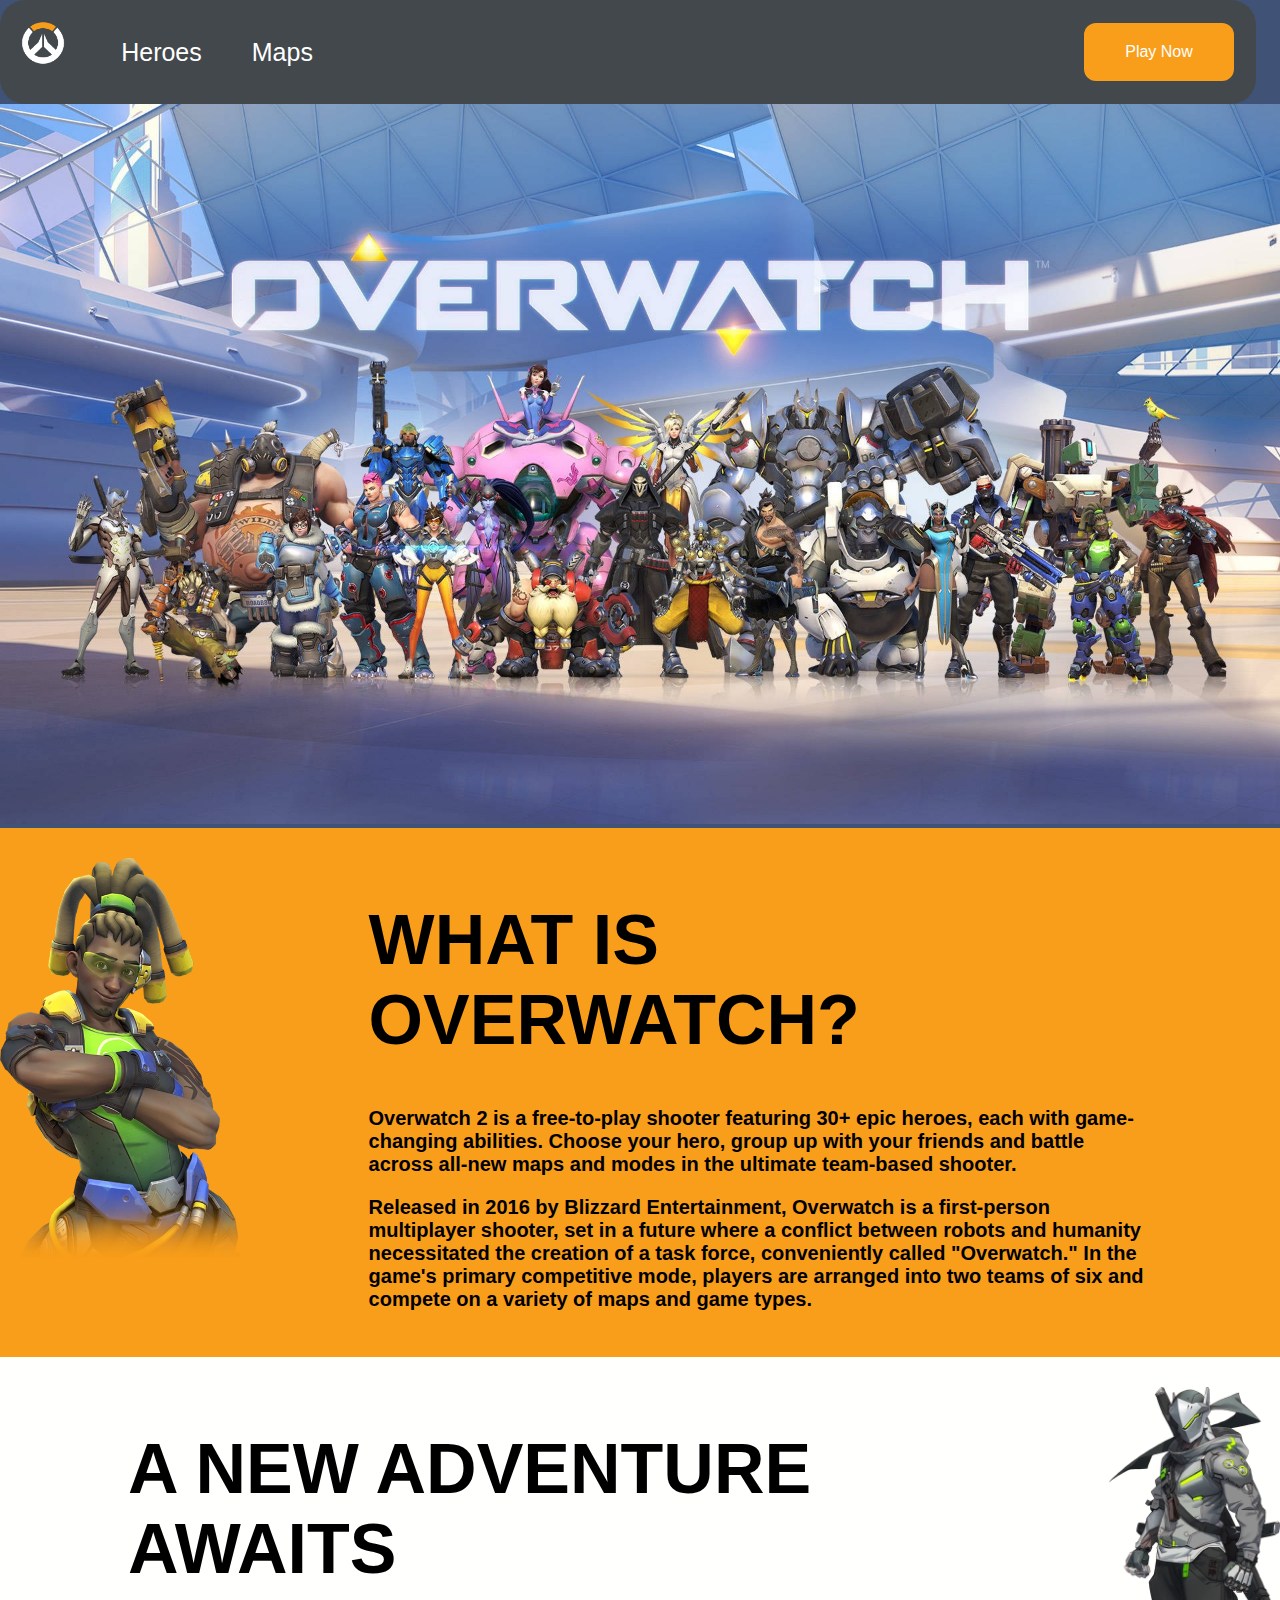
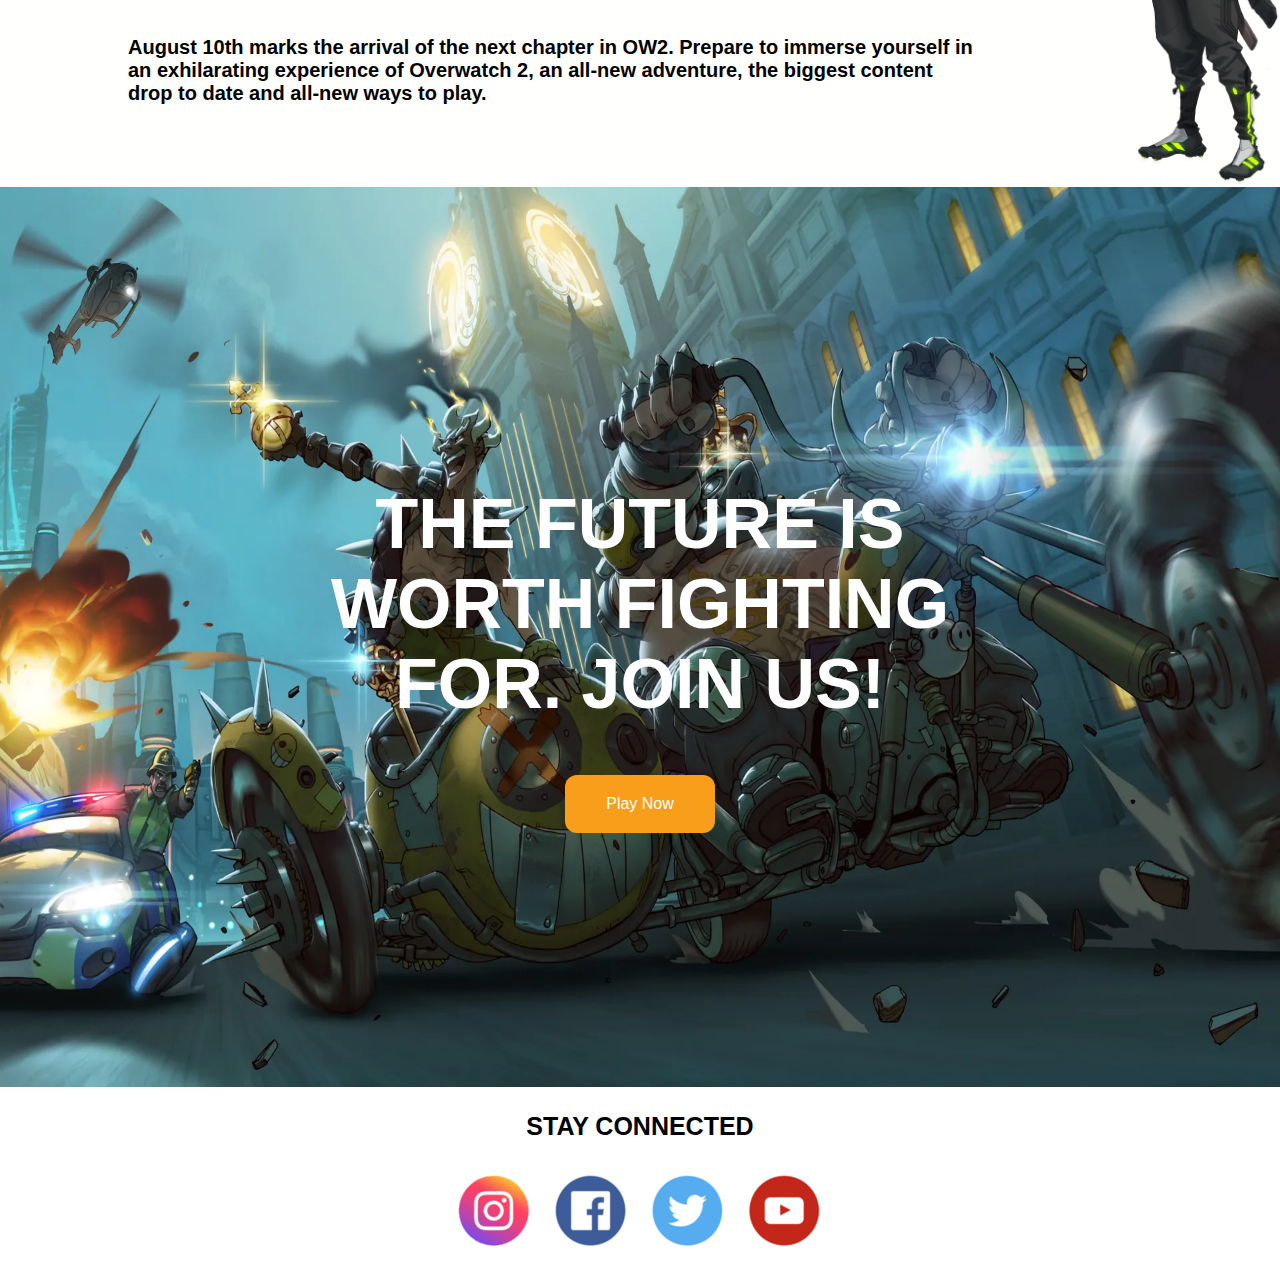
<file: index.html>
<!DOCTYPE html>
<html lang="en-US">
    <head>
        <meta charset="utf-8">
        <title>Overwatch 2</title>
        <link rel="stylesheet" type="text/css" href="style.css">
    </head>

    <body>
        <div class="main">
            <div class="header">
                <div class="left-header">
                        <a href="index.html">
                            <img src="imgs/overwatch-logo-white-15.png"  class="header-logo">
                        </a>
                        <a href="heroes.html" class="roles-heroes">Heroes</a>
                        <a href="maps.html" class="roles-heroes">Maps</a>
                </div>

                <div class="right-header">
                    <a href="https://us.shop.battle.net/en-us/product/overwatch?blzcmp=ow_gamesite" target="_blank">
                        <button class="play-now">Play Now</button>
                    </a>
                </div>
            </div>

            <div>
                <img src="imgs/overwatchbackground.jpg" class="overwatch-1st-image">
            </div>

            <div class="first-text-box">
                <div>
                    <img src="imgs/Lucio.webp" class="tiny-lucio">
                </div>

                <div class="text-next-hero">
                    <h1>WHAT IS OVERWATCH?</h1>
                    <p>Overwatch 2 is a free-to-play shooter featuring 30+ epic heroes, each with game-changing abilities.
                        Choose your hero, group up with your friends and battle across all-new maps and modes in the ultimate
                        team-based shooter.
                    </p>

                    <p>
                        Released in 2016 by Blizzard Entertainment, Overwatch is a first-person multiplayer shooter,
                        set in a future where a conflict between robots and humanity necessitated the creation of a
                        task force, conveniently called "Overwatch." In the game's primary competitive mode,
                        players are arranged into two teams of six and compete on a variety of maps and game types.
                    </p>
                </div>
            </div>

            <div class="second-text-box">
                <div class="text-next-hero">
                    <h1>A NEW ADVENTURE AWAITS</h1>
                    <p>
                        August 10th marks the arrival of the next chapter in OW2. Prepare to immerse yourself in an
                        exhilarating experience of Overwatch 2, an all-new adventure, the biggest content drop to date and
                        all-new ways to play.
                    </p>
                </div>
                <img src="imgs/Ginji.webp" class="overwatch-genji">
            </div>

            <div class="third-text-box">
                <img src="imgs/bottom-picture.webp" class="bottom-picture">
                <div class="centered">
                    <h1 class="bottom-header">THE FUTURE IS WORTH FIGHTING FOR. JOIN US!</h1>
                    <div class="bottom-play-button">
                        <a href="https://us.shop.battle.net/en-us/product/overwatch?blzcmp=ow_gamesite" target="_blank">
                            <button class="play-now">Play Now</button>
                        </a>
                    </div>
                </div>
            </div>

            <div class="bottom-text-box">
                <div class="bottom-div">
                    <p class="stay-connected">STAY CONNECTED</p>
                    <img src="imgs/small.png" class="small">
                </div>
            </div>
        </div>
    </body>
</html>
</file>
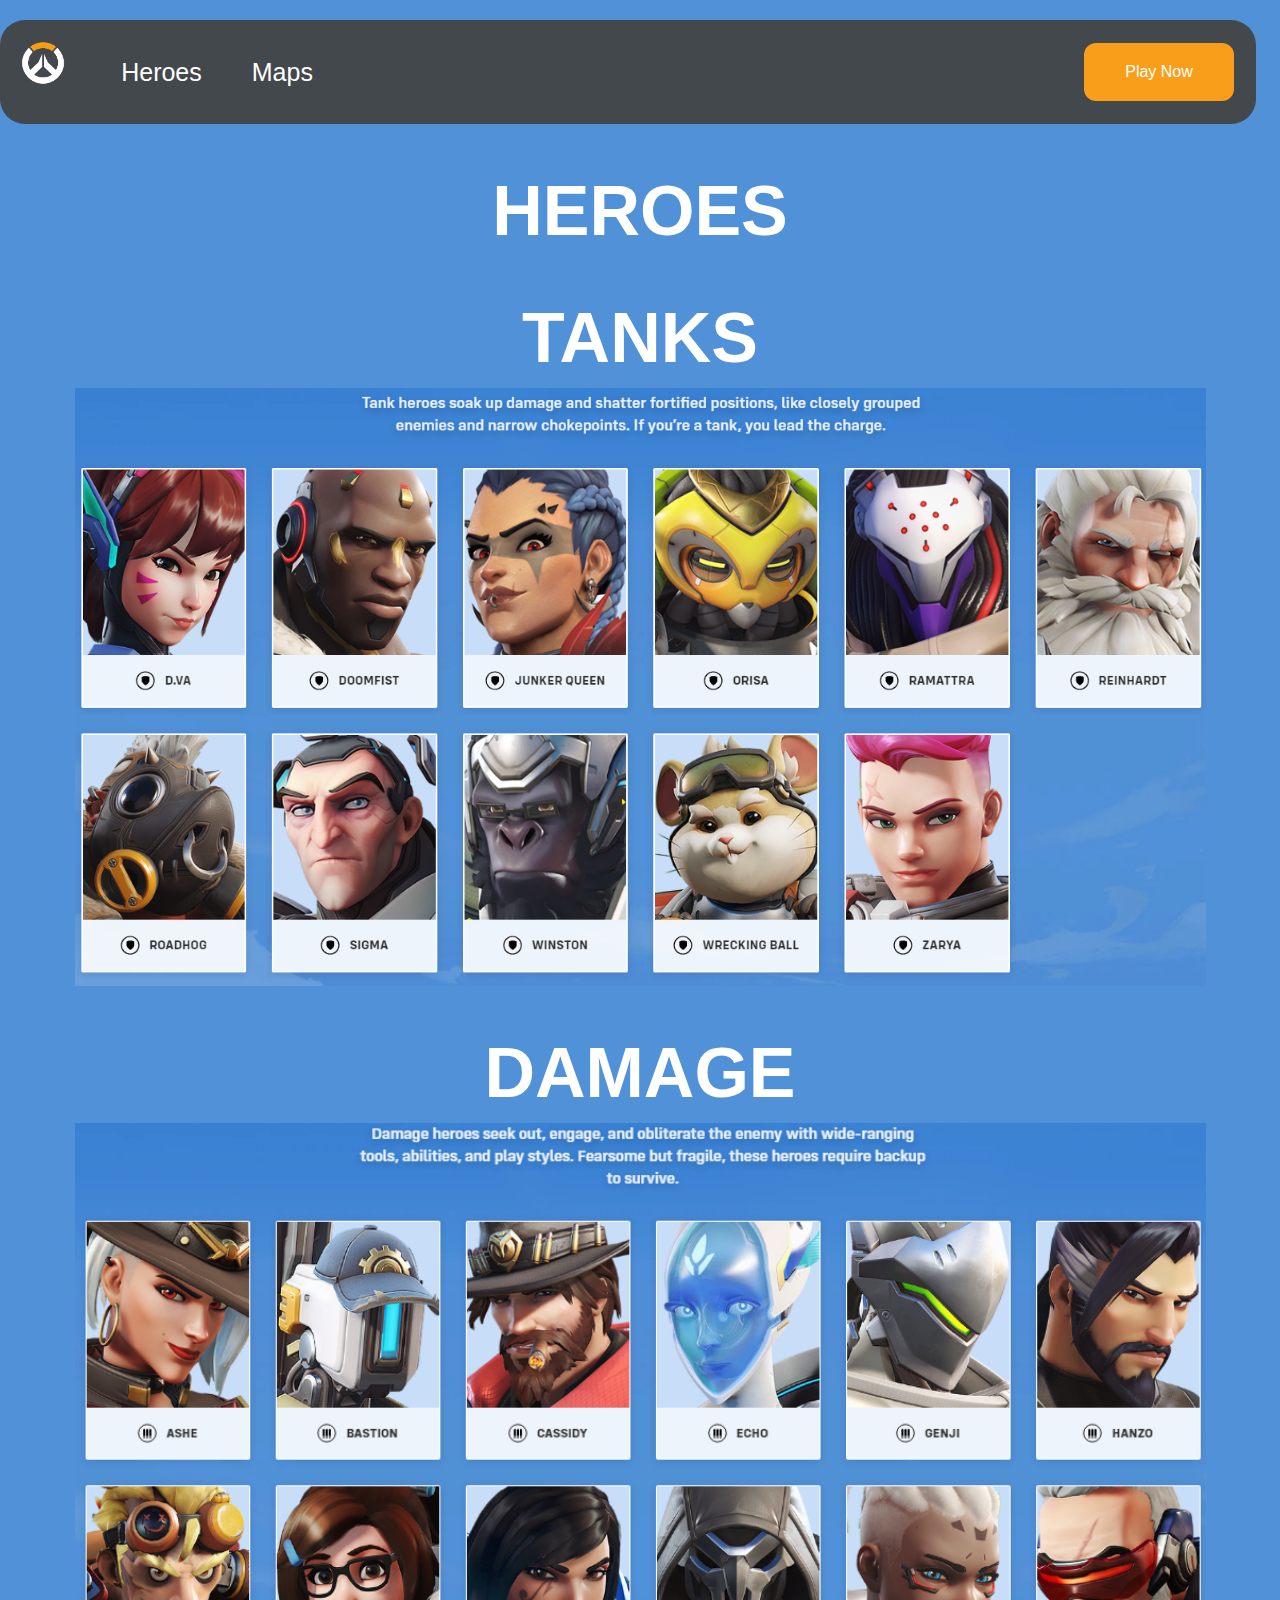
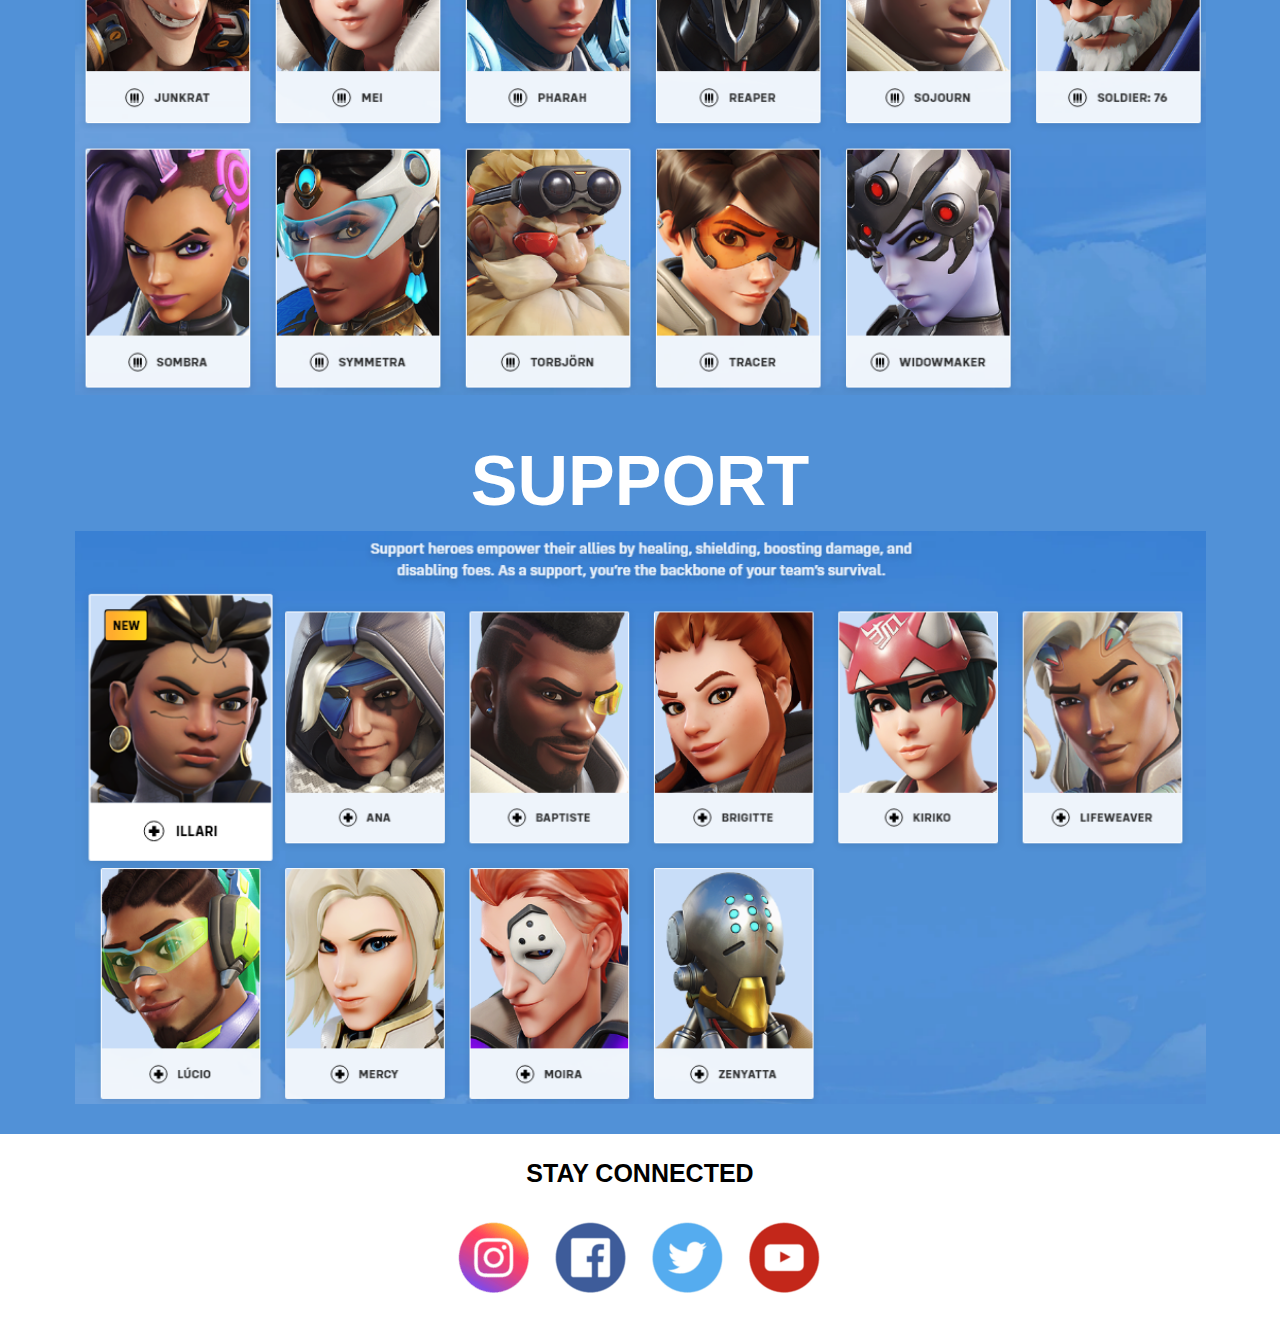
<file: heroes.html>
<!DOCTYPE html>
<html lang="en">
    <head>
        <meta charset="utf-8">
        <title>Heroes</title>
        <link rel="stylesheet" type="text/css" href="style.css">
    </head>

    <body class="heroes-body">
        <div class="header">
            <div class="left-header">
                    <a href="index.html">
                        <img src="imgs/overwatch-logo-white-15.png"  class="header-logo">
                    </a>
                    <a href="heroes.html" class="roles-heroes">Heroes</a>
                    <a href="maps.html" class="roles-heroes">Maps</a>
            </div>

            <div class="right-header">
                <a href="https://us.shop.battle.net/en-us/product/overwatch?blzcmp=ow_gamesite" target="_blank">
                    <button class="play-now">Play Now</button>
                </a>
            </div>
        </div>

        <div class="heroes-div">
            <div class="heroes-main">
                <h1 class="hero-header-top">HEROES</h1>
                <h1 class="hero-header">TANKS</h1>
                <img src="imgs/Tanks.PNG" class="tank-image">
            </div>

            <div class="heroes-main">
                <h1 class="hero-header">DAMAGE</h1>
                <img src="imgs/Damage.PNG">
            </div>

            <div class="heroes-main">
                <h1 class="hero-header">SUPPORT</h1>
                <img src="imgs/support.PNG">
            </div>
        </div>

        <div class="bottom-text-box">
            <div class="bottom-div">
                <p class="stay-connected">STAY CONNECTED</p>
                <img src="imgs/small.png" class="small">
            </div>
        </div>

    </body>
</html>
</file>
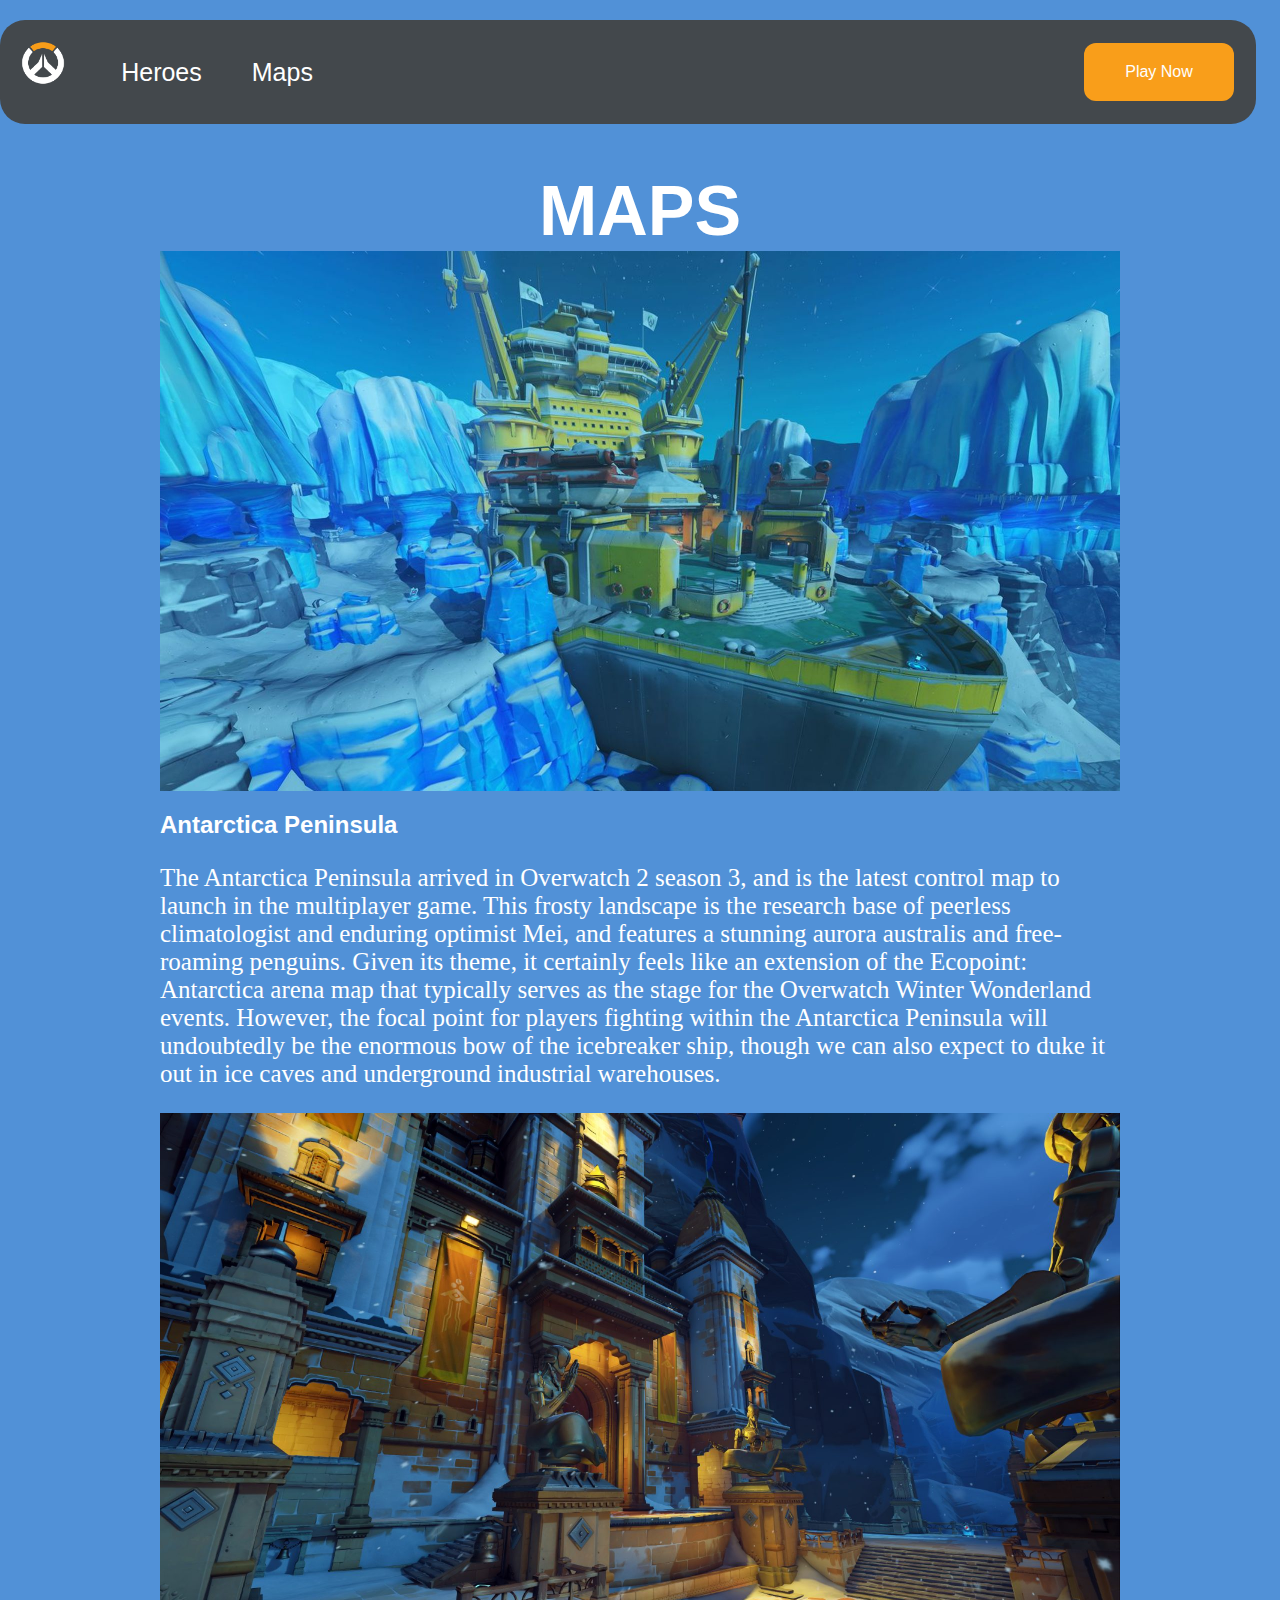
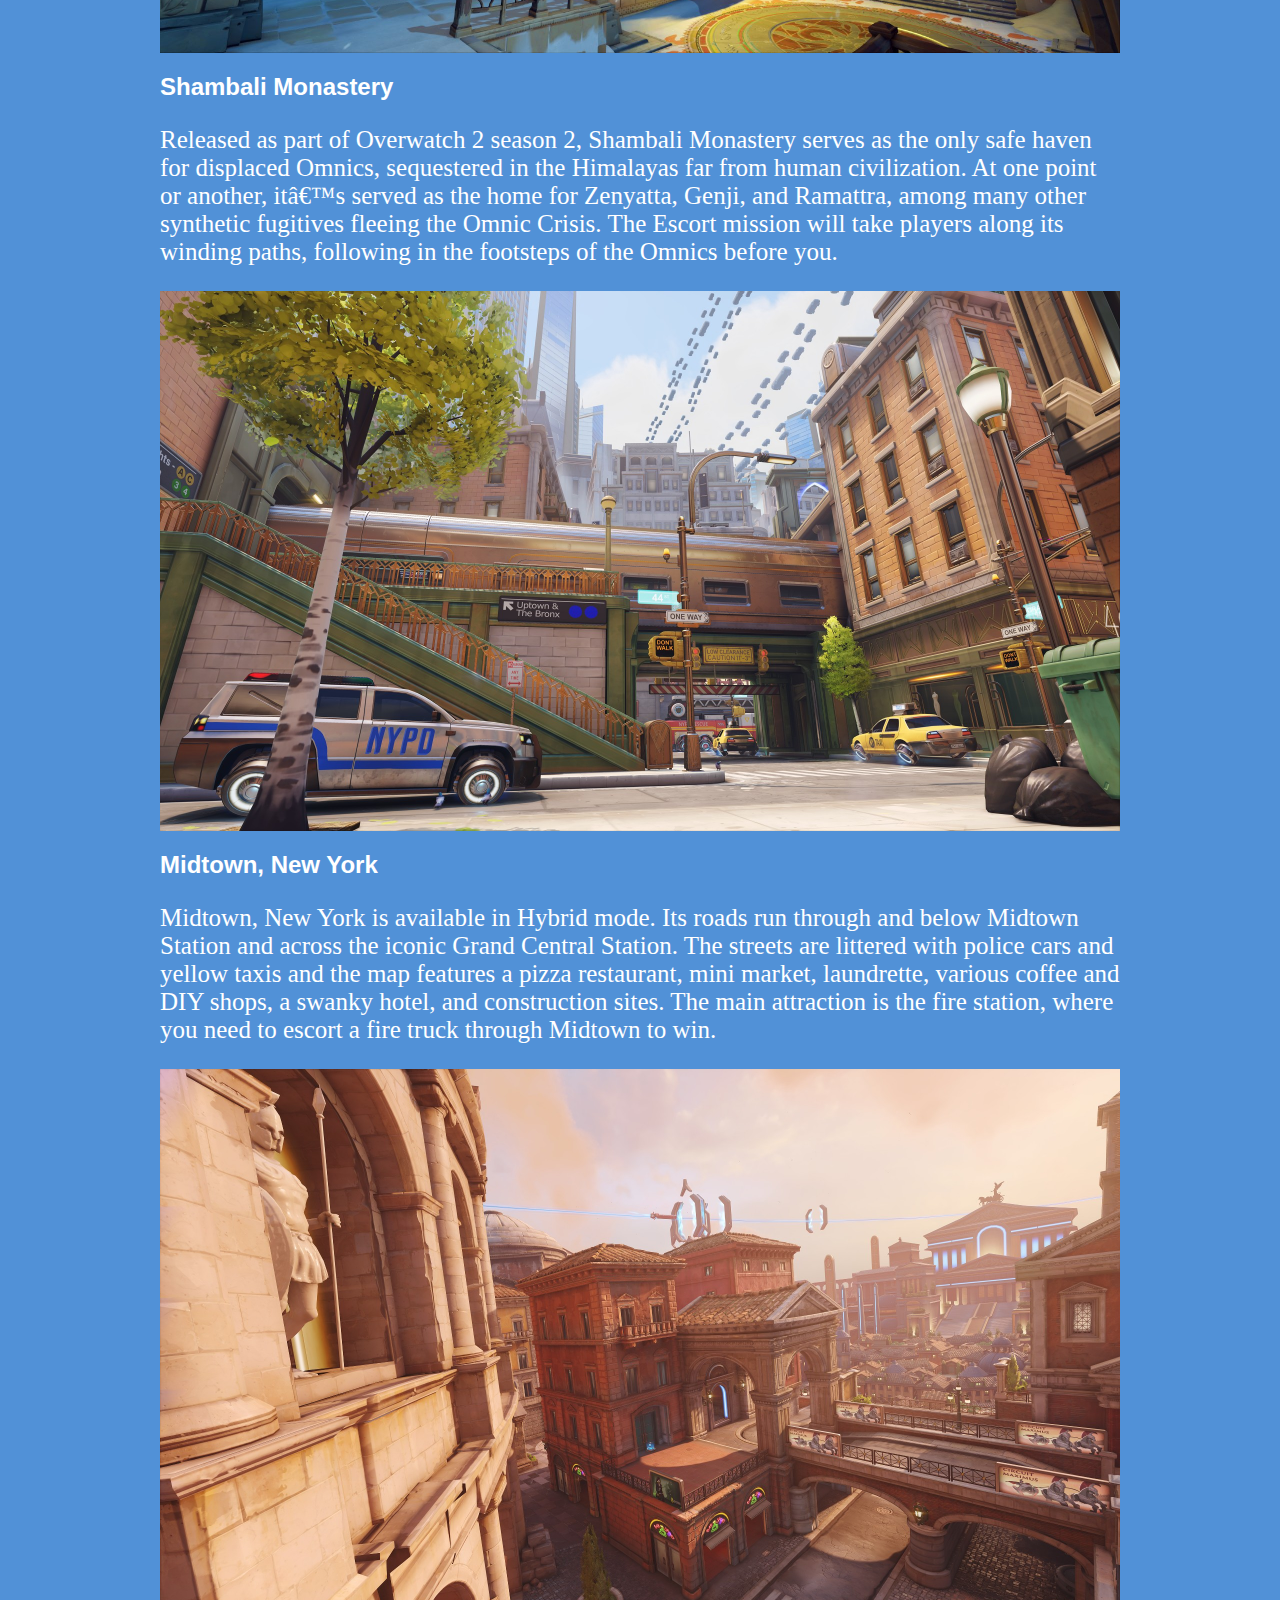
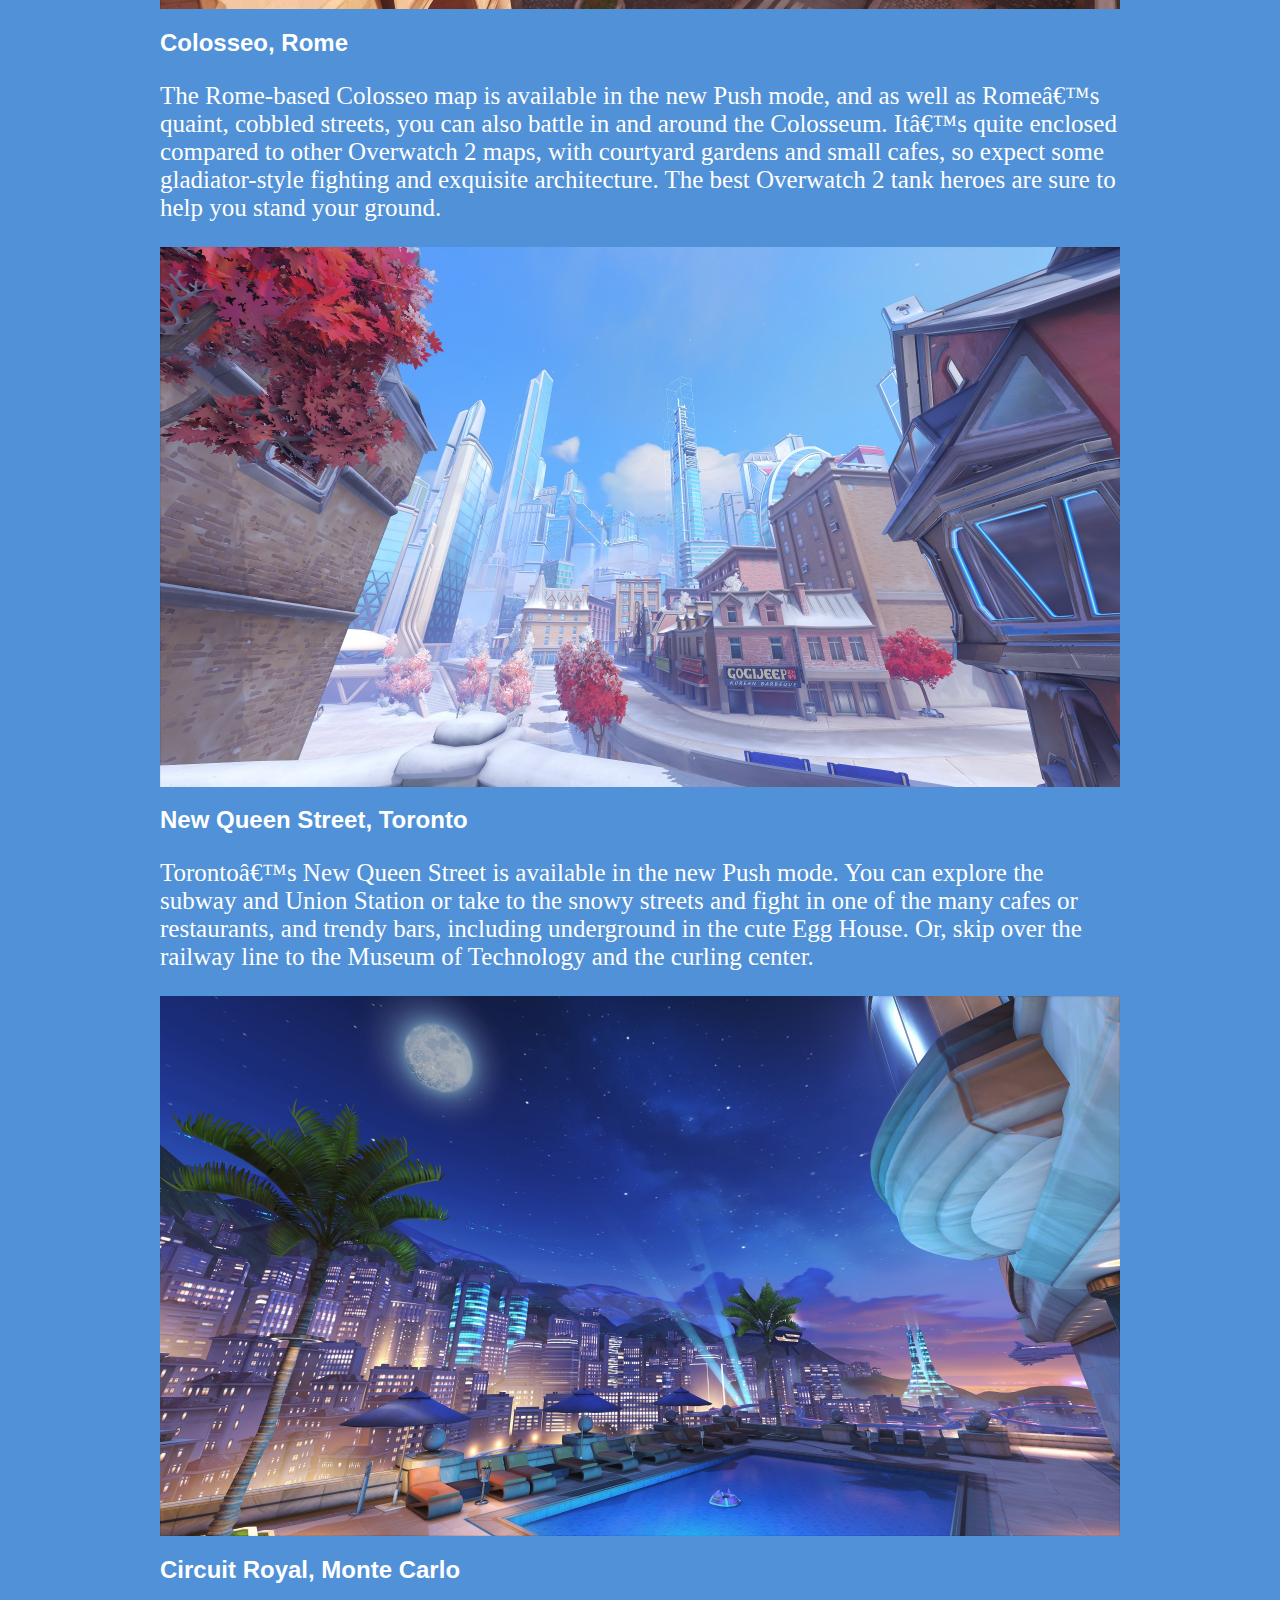
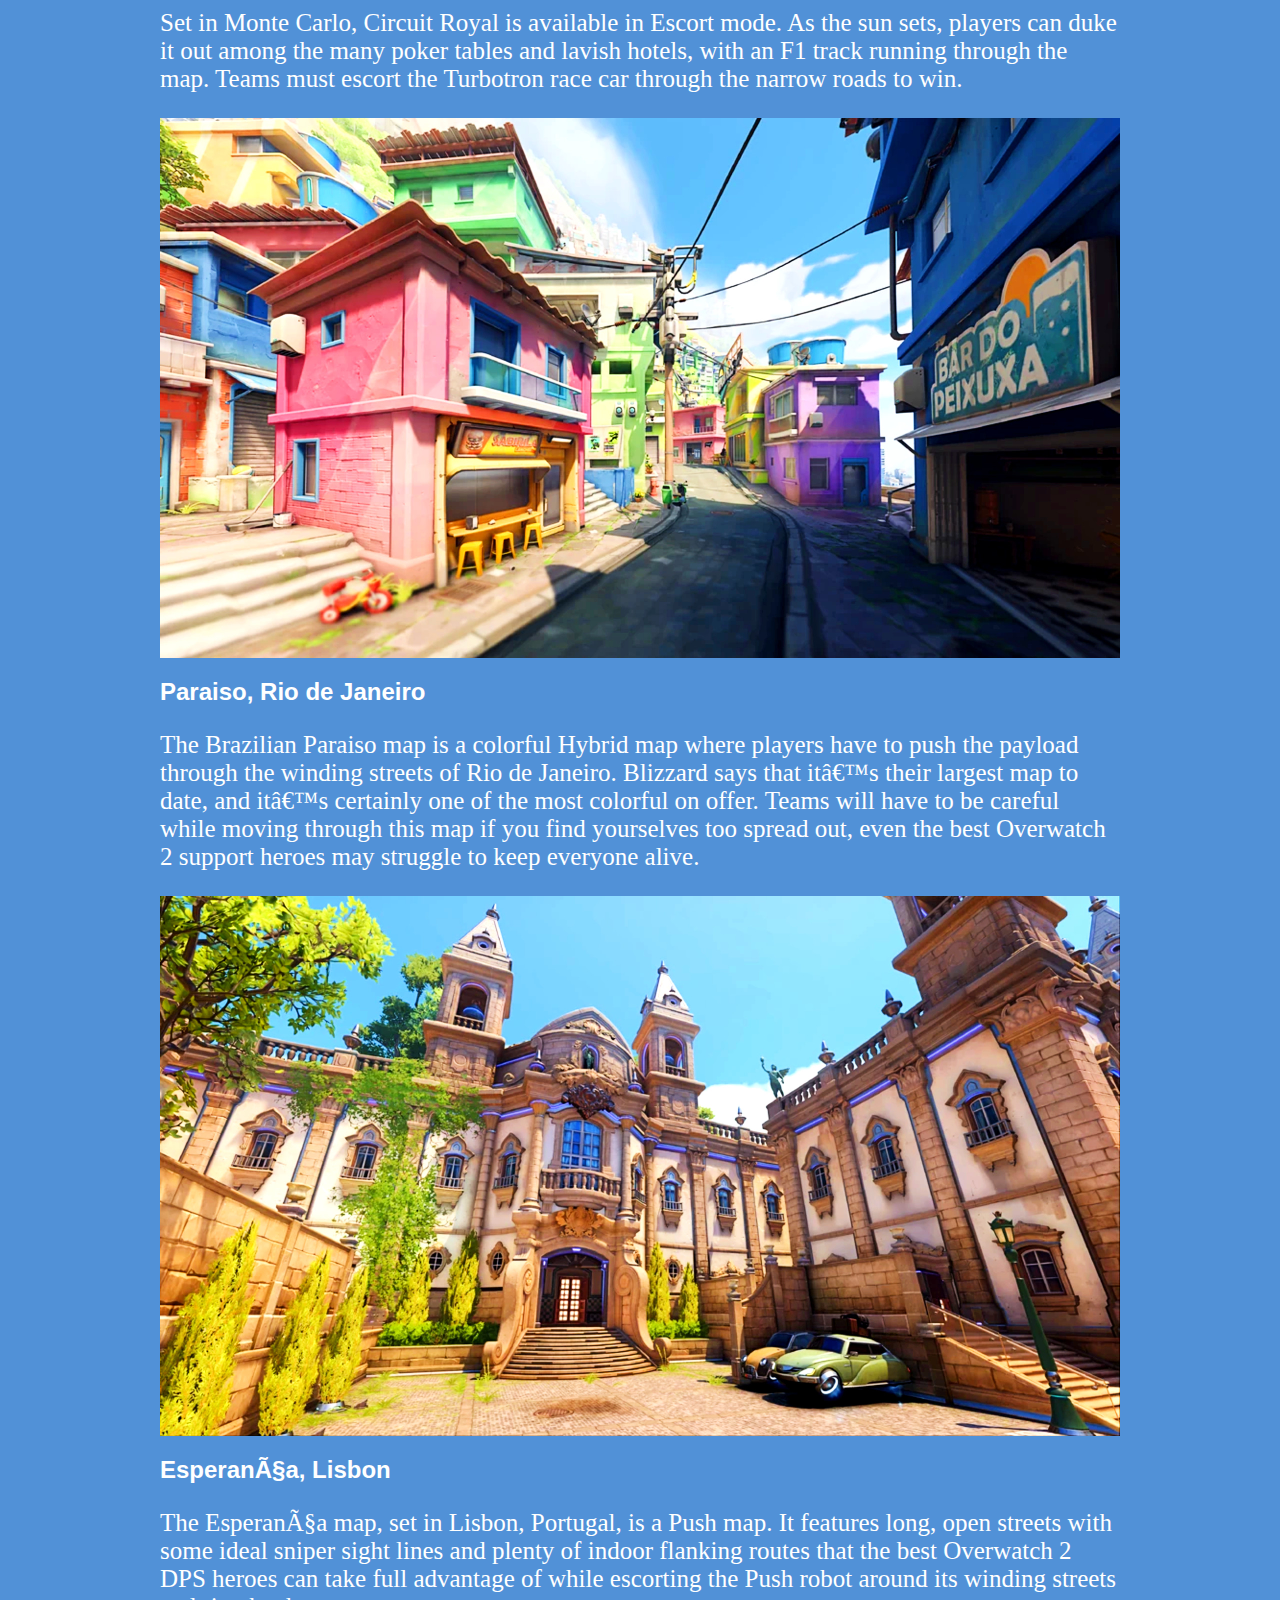
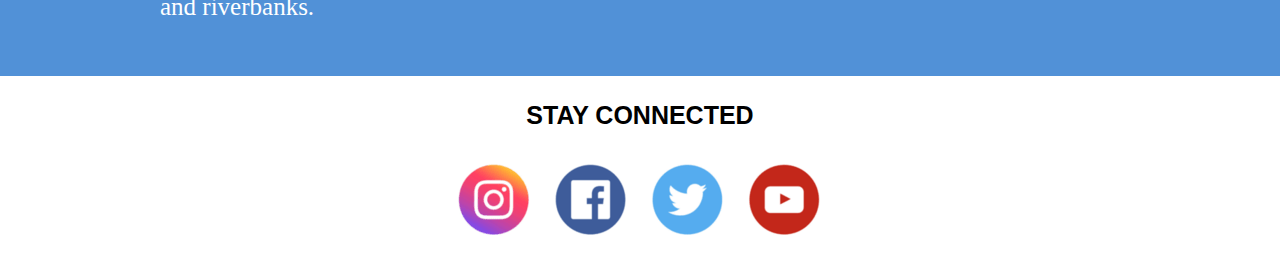
<file: maps.html>
<!DOCTYPE html>
<html lang="en-US">
    <head>
        <meta charset="uft-8">
        <title>Maps</title>
        <link rel="stylesheet" type="text/css" href="style.css">
    </head>

    <body class="heroes-body">
        <div class="header">
            <div class="left-header">
                    <a href="index.html">
                        <img src="imgs/overwatch-logo-white-15.png"  class="header-logo">
                    </a>
                    <a href="heroes.html" class="roles-heroes">Heroes</a>
                    <a href="maps.html" class="roles-heroes">Maps</a>
            </div>

            <div class="right-header">
                <a href="https://us.shop.battle.net/en-us/product/overwatch?blzcmp=ow_gamesite" target="_blank">
                    <button class="play-now">Play Now</button>
                </a>
            </div>
        </div>

        <div class="heroes-div">
            <div class="heroes-main">
                <h1 class="hero-header-top">MAPS</h1>
                <img src="imgs/overwatch-2-map-antarctica-peninsula.jpg" class="map-image">
                <div class="maps">
                    <h2 class="map-title">Antarctica Peninsula</h2>
                    <p class="map-text">The Antarctica Peninsula arrived in Overwatch 2 season 3, and is the latest control map to launch
                        in the multiplayer game. This frosty landscape is the research base of peerless climatologist and
                        enduring optimist Mei, and features a stunning aurora australis and free-roaming penguins.
                        Given its theme, it certainly feels like an extension of the Ecopoint: Antarctica arena map that
                        typically serves as the stage for the Overwatch Winter Wonderland events. However, the focal point
                        for players fighting within the Antarctica Peninsula will undoubtedly be the enormous bow of the
                        icebreaker ship, though we can also expect to duke it out in ice caves and underground industrial
                        warehouses.
                    </p>
                </div>

                <div class="heroes-main">
                    <img src="imgs/overwatch-2-maps-shambali-monastery.jpg" class="map-image">
                    <div class="maps">
                        <h2 class="map-title">Shambali Monastery</h2>
                        <p class="map-text">Released as part of Overwatch 2 season 2, Shambali Monastery serves as the
                            only safe haven for displaced Omnics, sequestered in the Himalayas far from human civilization.
                            At one point or another, it’s served as the home for Zenyatta, Genji, and Ramattra,
                            among many other synthetic fugitives fleeing the Omnic Crisis. The Escort mission will take
                            players along its winding paths, following in the footsteps of the Omnics before you.
                        </p>
                    </div>
                </div>

                <div class="heroes-main">
                    <img src="imgs/overwatch-2-maps-new-yok.jpg" class="map-image">
                    <div class="maps">
                        <h2 class="map-title">Midtown, New York</h2>
                        <p class="map-text">Midtown, New York is available in Hybrid mode. Its roads run through and below
                            Midtown Station and across the iconic Grand Central Station. The streets are littered with police
                            cars and yellow taxis and the map features a pizza restaurant, mini market, laundrette, various
                            coffee and DIY shops, a swanky hotel, and construction sites. The main attraction is the fire
                            station, where you need to escort a fire truck through Midtown to win.
                        </p>
                    </div>
                </div>

                <div class="heroes-main">
                    <img src="imgs/overwatch-2-maps-rome.jpg" class="map-image">
                    <div class="maps">
                        <h2 class="map-title">Colosseo, Rome</h2>
                        <p class="map-text">The Rome-based Colosseo map is available in the new Push mode,
                            and as well as Rome’s quaint, cobbled streets, you can also battle in and around the Colosseum.
                            It’s quite enclosed compared to other Overwatch 2 maps, with courtyard gardens and small cafes,
                            so expect some gladiator-style fighting and exquisite architecture. The best Overwatch 2 tank
                            heroes are sure to help you stand your ground.
                        </p>
                    </div>
                </div>

                <div class="heroes-main">
                    <img src="imgs/overwatch-2-maps-toronto.jpg" class="map-image">
                    <div class="maps">
                        <h2 class="map-title">New Queen Street, Toronto</h2>
                        <p class="map-text">Toronto’s New Queen Street is available in the new Push mode.
                            You can explore the subway and Union Station or take to the snowy streets and fight in one of
                            the many cafes or restaurants, and trendy bars, including underground in the cute Egg House.
                            Or, skip over the railway line to the Museum of Technology and the curling center.
                        </p>
                    </div>
                </div>

                <div class="heroes-main">
                    <img src="imgs/overwatch-2-maps-monte-carlo.jpg" class="map-image">
                    <div class="maps">
                        <h2 class="map-title">Circuit Royal, Monte Carlo</h2>
                        <p class="map-text">Set in Monte Carlo, Circuit Royal is available in Escort mode. As the sun sets,
                            players can duke it out among the many poker tables and lavish hotels, with an F1 track running
                            through the map. Teams must escort the Turbotron race car through the narrow roads to win.
                        </p>
                    </div>
                </div>

                <div class="heroes-main">
                    <img src="imgs/overwatch-2-map-paraiso-rio-de-janeiro.jpg" class="map-image">
                    <div class="maps">
                        <h2 class="map-title">Paraiso, Rio de Janeiro</h2>
                        <p class="map-text">The Brazilian Paraiso map is a colorful Hybrid map where players have to push the
                            payload through the winding streets of Rio de Janeiro. Blizzard says that it’s their largest map
                            to date, and it’s certainly one of the most colorful on offer. Teams will have to be careful
                            while moving through this map if you find yourselves too spread out, even the best Overwatch 2
                            support heroes may struggle to keep everyone alive.
                        </p>
                    </div>
                </div>

                <div class="heroes-main">
                    <img src="imgs/overwatch-2-map-esperanca-lisbon-portugal-push.jpg" class="map-image">
                    <div class="maps">
                        <h2 class="map-title">Esperança, Lisbon</h2>
                        <p class="map-text">The Esperança map, set in Lisbon, Portugal, is a Push map. It features long, open
                            streets with some ideal sniper sight lines and plenty of indoor flanking routes that the best
                            Overwatch 2 DPS heroes can take full advantage of while escorting the Push robot around its
                            winding streets and riverbanks.
                        </p>
                    </div>
                </div>
            </div>
        </div>

        <div class="bottom-text-box">
            <div class="bottom-div">
                <p class="stay-connected">STAY CONNECTED</p>
                <img src="imgs/small.png" class="small">
            </div>
        </div>

    </body>
</html>
</file>
<file: style.css>
.main{
    position: relative;
    height: auto;
    min-height: 100%;
}

.header{
    display: flex;
    position: sticky;
    top: 0;
    width: 95%;
    height: 5vw;
    background-color:#43484c;
    border-radius: 25px;
    padding: 20px;
    justify-content: space-between;
    z-index: 1000;
    align-items: center;
}

.header-logo{
    width: auto;
    height: auto;
    max-width: 90%;
    max-height: 80%;
}

.left-header{
    display: flex;
    height: 100%;
    width: 50%;
}

.overwatch-1st-image{
    width: auto;
    height: auto;
    max-width: 100%;
    max-height: 100%;
}

.first-text-box {
    background-color: #f99e1a;
    display: flex;
    flex-flow: row wrap;
    overflow: hidden;
}

.second-text-box{
    background-color: #fffffe;
    display: flex;
    flex-flow: row wrap;
    overflow: hidden;
}

.third-text-box{
    display: flex;
    flex-flow: row wrap;
    position: relative;
    text-align: center;
    color:white;
    overflow: hidden;
}

.bottom-play-button{
    flex: 1;
}

.bottom-picture{
    flex: 1;
    width: 100%;
    height: 100vh;
}

.third-text-box{
    display: flex;
    flex-flow: row wrap;
    position: relative;
    text-align: center;
    color:white;
    overflow: hidden;
}

.centered{
    position: absolute;
    top: 50%;
    left: 50%;
    transform: translate(-50%, -50%);
    flex: 1;
}

.roles-heroes{
    align-self: center;
    padding-left: 50px;
}

.text-next-hero{
    flex: 1;
    padding: 2% 10%;
    font-family: "Roboto", sans-serif;
    font-weight: bold;
    font-size: 20px;
}

.tiny-lucio{
    height: 400px;
    align-self: center;
    width: auto;
    margin-top: 30px;
}

.overwatch-genji{
    height: 400px;
    align-self: center;
    width: auto;
    margin-top: 30px;
}

.bottom-header{
    flex: 1;
}

.play-now{
    background-color: #f99e1a;
    border:none;
    color:white;
    padding:20px;
    width: 150px;
    text-align: center;
    text-decoration: none;
    font-size: 16px;
    margin: 4px 2px;
    border-radius: 12px;
    align-self: center;
    max-width: 100%;
    word-wrap: break-word;
    cursor: pointer;
}

.bottom-text-box{
    display:grid;
    grid-template-rows: 1fr;
    grid-template-columns: 1fr 1fr 1fr;
    background-color: white;
}

.bottom-div{
    display: flex;
    grid-column-start: 2;
    justify-content: center;
    flex-direction: column;
    color: black;
    font-family: "Roboto", sans-serif;
    font-size: 25px;
    font-weight: bold;
    margin-bottom: 20px;
}

.small{
    height: 86px;
    width: 365px;
    align-self: center;
}


.stay-connected{
    align-self: center;
}

body{
    background-color: #405275;
    margin: 0;
    padding: 0;
}

a{
    color: white;
    font-size: 25px;
    text-decoration: none;
    font-family: "Roboto", sans-serif;
}

h1{
    font-family: "Roboto", sans-serif;
    font-size: 70px;
}

h2{
    font-family: "Roboto", sans-serif;
    color: white;
}

.heroes-div{
    display: grid;
    background-color: #5191D7;
    grid-template-rows: 1fr;
    grid-template-columns: 1fr 1fr 1fr;
    margin-bottom: 30px;
}

.heroes-main{
    display: flex;
    justify-content: center;
    flex-direction: column;
    grid-column-start: 2;
}

.tank-image{
    width: 1131px;
    height: 598px;
}

.heroes-body{
    background-color: #5191D7;
    margin-top: 20px;
}

.hero-header{
    display: flex;
    font-family: "Roboto", sans-serif;
    color: white;
    justify-content: center;
    align-items: flex-end;
    margin-bottom: 10px
}

.hero-header-top{
    display: flex;
    font-family: "Roboto", sans-serif;
    color: white;
    justify-content: center;
    align-items: flex-end;
    margin-bottom: 0px;
}

.map-image{
    width: 960px;
    height: 540px;
}

.map-text{
    color: white;
    font-size: 25px;
}
</file>
